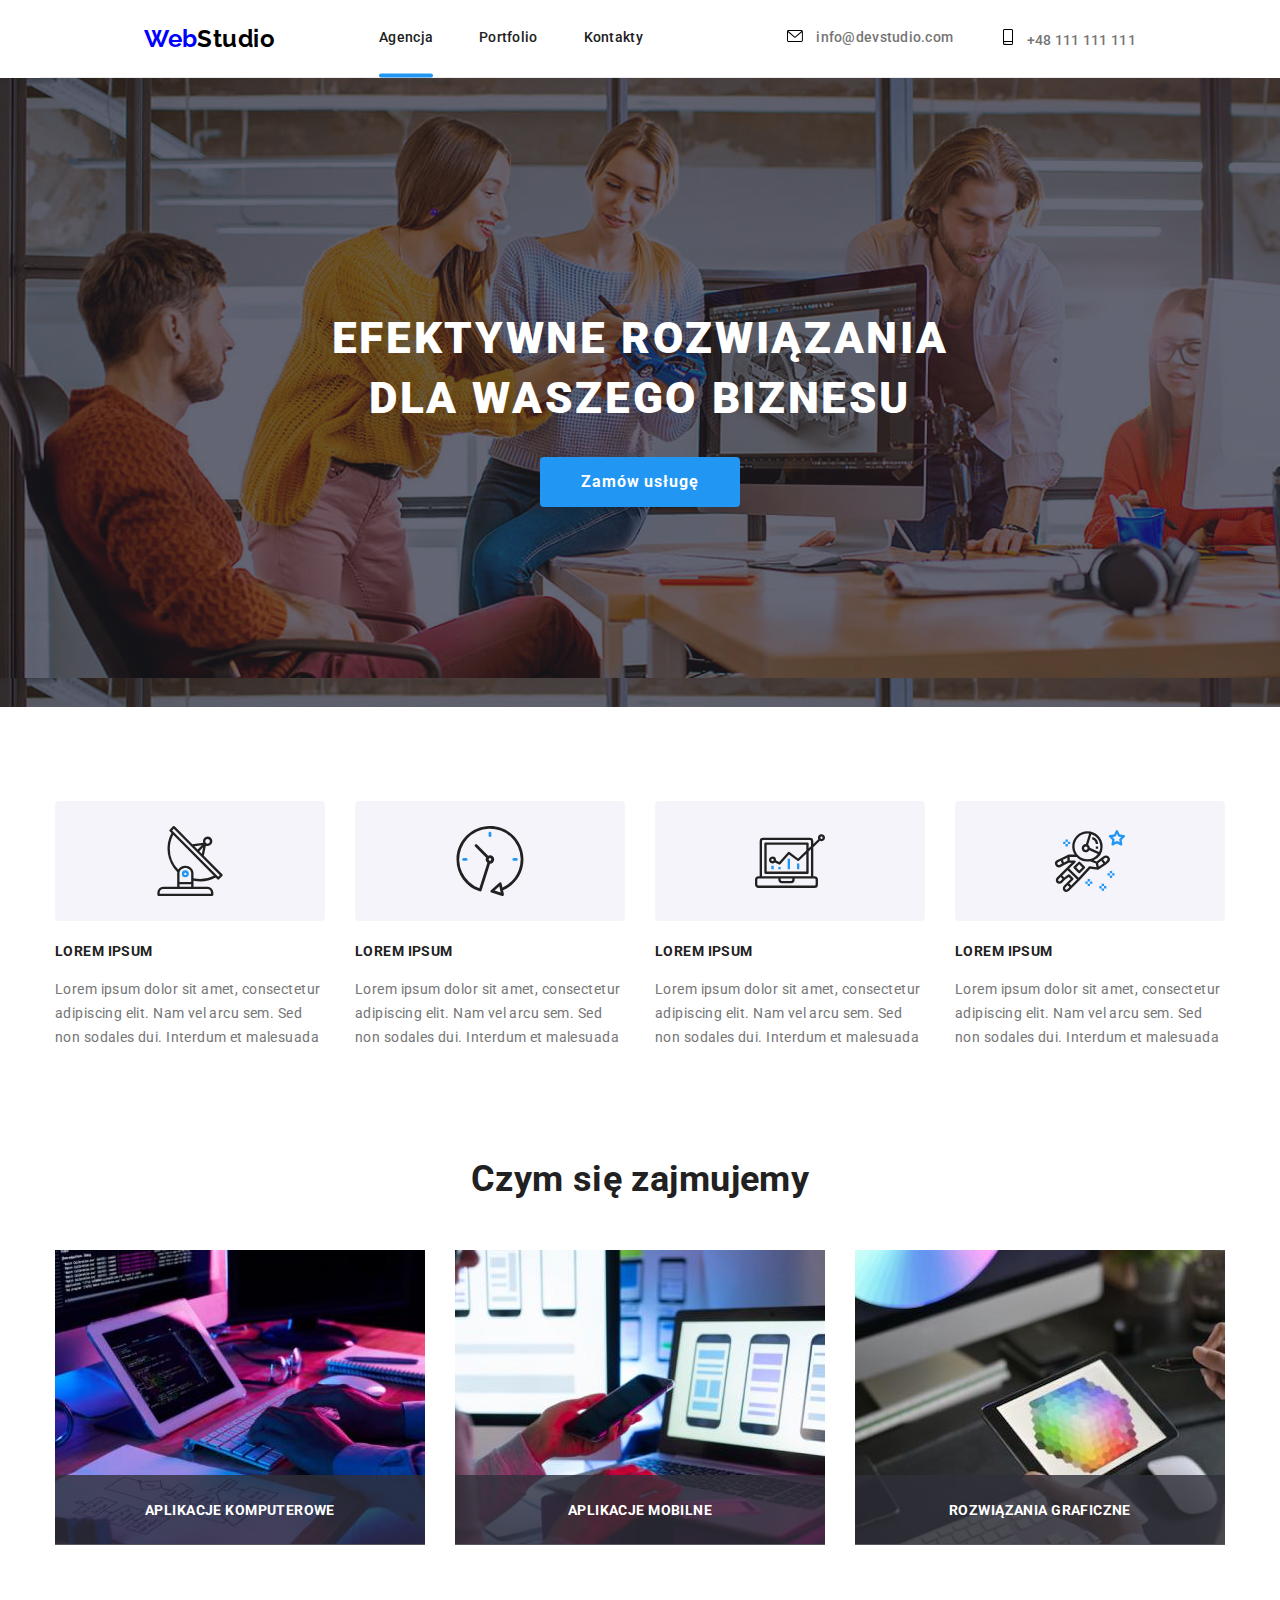
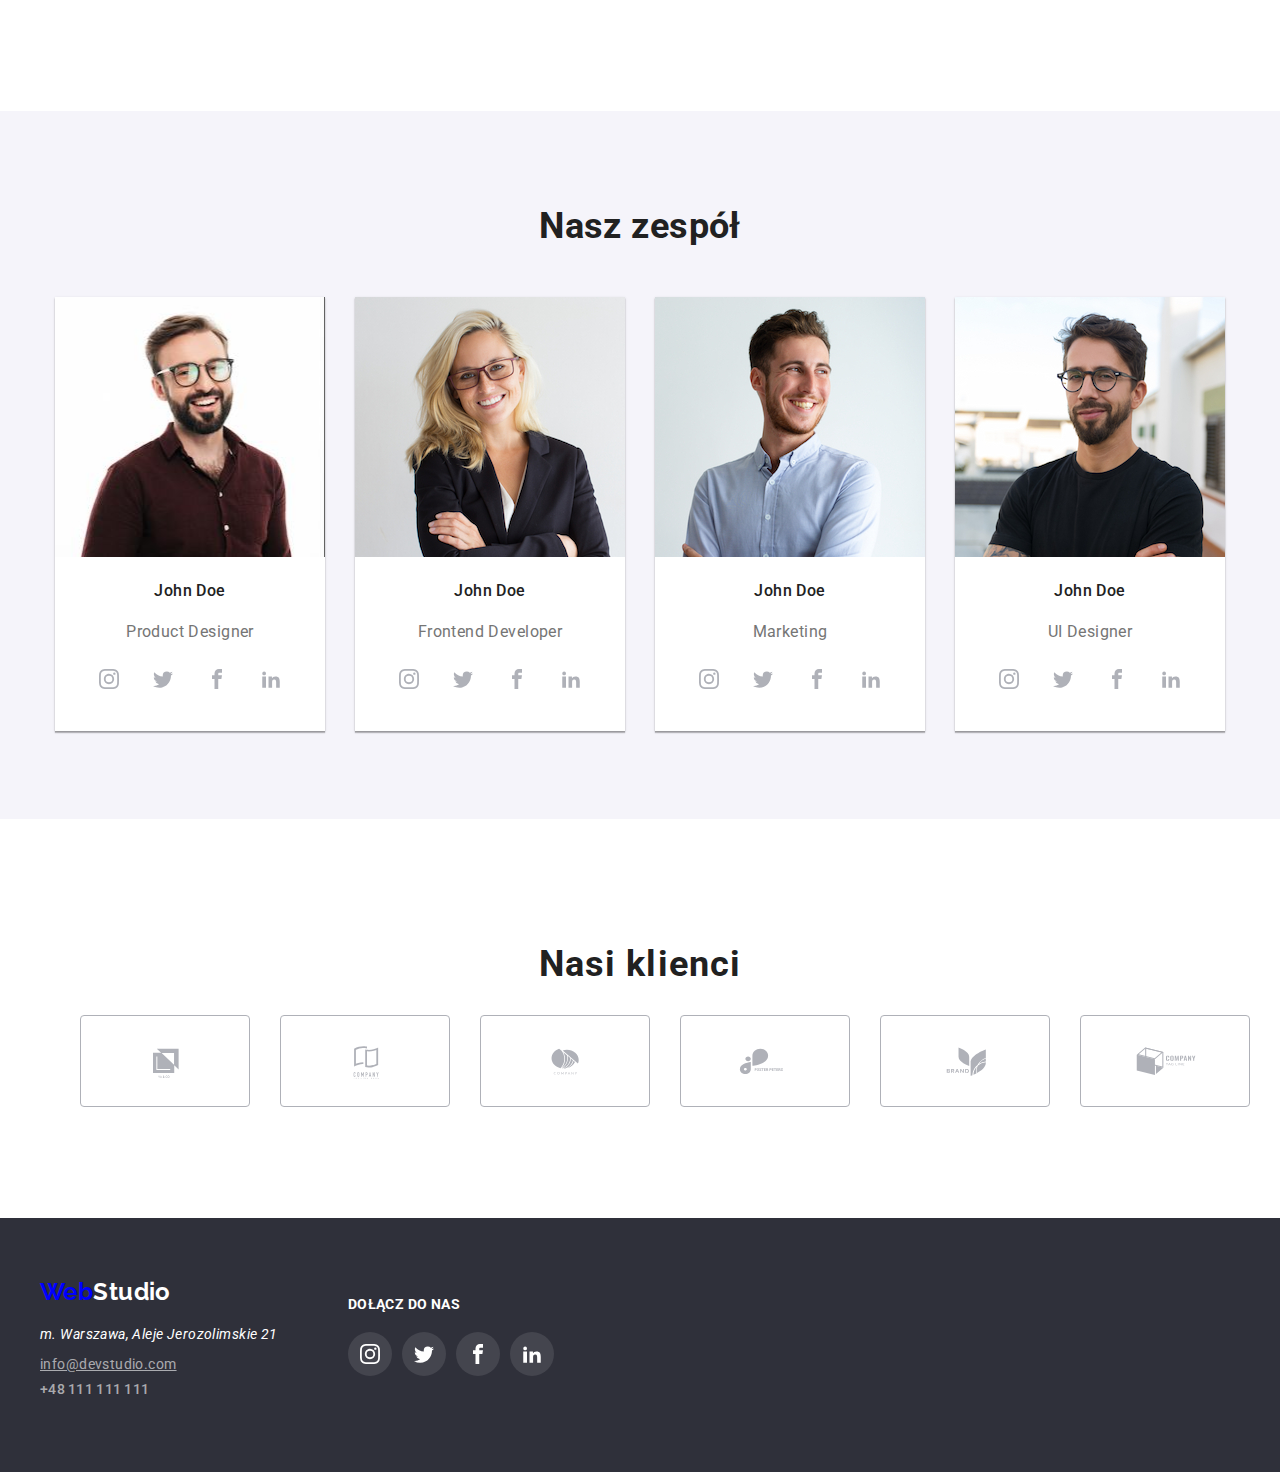
<file: index.html>
<!DOCTYPE html>
<html lang="pl-PL">
 <head> 
    <meta charset="UTF-8"/>
    <meta http-equiv="X-UA-Compatible" content="IE=edge" />
    <meta name="viewport" content="width=device-width, initial-scale=1.0" />
    <link rel="stylesheet" href="./css/modern-normalize.css">
    <link href="./css/styles.css" rel="stylesheet" />
    <title>Studio</title>
    <link rel="preconnect" href="https://fonts.googleapis.com">
    <link rel="preconnect" href="https://fonts.gstatic.com" crossorigin>
    <link href="https://fonts.googleapis.com/css2?family=Raleway:wght@700&family=Roboto:wght@400;500;700;900&display=swap" rel="stylesheet">
 </head> 
<body>
    <header class="header-container container">
        <a href="index.html" class="Logo"><span>Web</span>Studio</a>
        <nav class="nav-container">
        <ul class="nav-container-list">
            <li><a class="site-nav active" href="index.html">Agencja</a></li>
                <li><a class="site-nav" href="portfolio.html">Portfolio</a></li>
                <li><a class="site-nav" href="contacts.html">Kontakty</a></li>
            </ul>
        </nav>
            <ul class="nav-container-contact">
                <li><a class="contact" href="mailto:info@devstudio.com">
                    <svg class="contact-icon" width="16" height="12">
                        <use xlink:href="./images/icons.svg#icon-envelope"></use>
                    </svg>
                    info@devstudio.com</a></li>
                <li><a class="contact" href="tel:+48111111111">
                    <svg class="contact-icon" width="10" height="16">
                        <use xlink:href="./images/icons.svg#icon-smartphone"></use>
                    </svg>
                    +48 111 111 111
                </a></li>
            </ul>
    </header>
    <main>
        <section class="main-background-container">
            <h1 class="main-header">EFEKTYWNE ROZWIĄZANIA <br />
                DLA WASZEGO BIZNESU</h1>
            <button class="main-button" type="button" data-modal-open>Zamów usługę</button>
        </section>
        <section class="section">
            <div class="container">
            <ul class="lorem-text-container">
                <li>
                    <div class="lorem-icon">
                        <svg width="270" height="120">
                            <use xlink:href="./images/icons.svg#icon-group-1"></use>
                        </svg>
                    </div>
                    <h4 class="little-header">LOREM IPSUM</h4>
                    <p class="little-header-text">Lorem ipsum dolor sit amet, consectetur <br />
                         adipiscing elit. Nam vel arcu sem. Sed <br />
                         non sodales dui. Interdum et malesuada</p>
                </li>
                <li>
                    <div class="lorem-icon">
                        <svg width="270" height="120">
                            <use xlink:href="./images/icons.svg#icon-group-2"></use>
                        </svg>
                    </div>
                    <h4 class="little-header">LOREM IPSUM</h4>
                    <p class="little-header-text">Lorem ipsum dolor sit amet, consectetur <br />
                         adipiscing elit. Nam vel arcu sem. Sed <br />
                         non sodales dui. Interdum et malesuada</p>
                </li>
                <li>
                    <div class="lorem-icon">
                        <svg width="270" height="120">
                            <use xlink:href="./images/icons.svg#icon-group-3"></use>
                        </svg>
                    </div>
                    <h4 class="little-header">LOREM IPSUM</h4>
                    <p class="little-header-text">Lorem ipsum dolor sit amet, consectetur <br />
                         adipiscing elit. Nam vel arcu sem. Sed <br />
                         non sodales dui. Interdum et malesuada</p>
                </li>
                <li>
                    <div class="lorem-icon">
                        <svg width="270" height="120">
                            <use xlink:href="./images/icons.svg#icon-group-4"></use>
                        </svg>
                    </div>
                    <h4 class="little-header">LOREM IPSUM</h4>
                    <p class="little-header-text">Lorem ipsum dolor sit amet, consectetur <br />
                         adipiscing elit. Nam vel arcu sem. Sed <br />
                         non sodales dui. Interdum et malesuada</p>
                </li>
            </ul>
            </div>
        </section>
        <section class="section">
            <div class="container">
            <h2 class="team-header">Czym się zajmujemy</h2>
            <ul class="team-list">
                <li>
                <figure class="team-list-figure">
                    <img src="./images/boximg1.jpg" alt="Aplikacje komputerowe" width="370" height="294" />
                    <figcaption class="process-description">
                        APLIKACJE KOMPUTEROWE
                    </figcaption>
                </figure>
                </li>
                <li>
                <figure class="team-list-figure">
                    <img src="./images/boximg2.jpg" alt="Pisanie aplikacji mobilnych" width="370" height="294" />
                    <figcaption class="process-description">
                        APLIKACJE MOBILNE
                    </figcaption>
                </figure>
                </li>
                <li>
                <figure class="team-list-figure">
                    <img src="./images/boximg3.jpg" alt="Rozwiązania graficzne" width="370" height="294" />
                    <figcaption class="process-description">
                        ROZWIĄZANIA GRAFICZNE
                    </figcaption>
                </figure>
                </li>
            </ul>
            </div>
        </section>
        <section class="team-container-background section">
             <div class="team-container container">
            <h2 class="team-header required-padding">Nasz zespół</h2>
            <ul class="team-list">
                <li class="team-card">
                    <img src="./images/johndoe1.jpg" alt="John Doe" width="270" height="260" />
                    <h4 class="name-header">John Doe</h4>
                    <p class="team-card-proffesions">Product Designer</p>
                     <div class="team-icons">
                        <svg class="team-icon" width="44" height="44">
                            <use xlink:href="./images/icons.svg#icon-instagram"
                            width="20"
                            height="20"
                            x="12"
                            y="12"></use>
                        </svg>
                        <svg class="team-icon" width="44" height="44">
                            <use xlink:href="./images/icons.svg#icon-twitter"
                            width="20"
                            height="20"
                            x="12"
                            y="12"></use>
                        </svg>
                        <svg class="team-icon" width="44" height="44">
                            <use xlink:href="./images/icons.svg#icon-facebook"
                            width="20"
                            height="20"
                            x="12"
                            y="12"></use>
                        </svg>
                     <svg class="team-icon" width="44" height="44">
                            <use xlink:href="./images/icons.svg#icon-linkedin"
                            width="20"
                            height="20"
                            x="12"
                            y="12"></use>
                        </svg>
                     </div>
                </li>
                <li class="team-card">
                    <img src="./images/johndoe2.jpg" alt="John Doe" width="270" height="260" />
                    <h4 class="name-header">John Doe</h4>
                    <p class="team-card-proffesions">Frontend Developer</p>
                     <div class="team-icons">
                        <svg class="team-icon" width="44" height="44">
                            <use xlink:href="./images/icons.svg#icon-instagram"
                            width="20"
                            height="20"
                            x="12"
                            y="12"></use>
                        </svg>
                        <svg class="team-icon" width="44" height="44">
                            <use xlink:href="./images/icons.svg#icon-twitter"
                            width="20"
                            height="20"
                            x="12"
                            y="12"></use>
                        </svg>
                        <svg class="team-icon" width="44" height="44">
                            <use xlink:href="./images/icons.svg#icon-facebook"
                            width="20"
                            height="20"
                            x="12"
                            y="12"></use>
                        </svg>
                     <svg class="team-icon" width="44" height="44">
                            <use xlink:href="./images/icons.svg#icon-linkedin"
                            width="20"
                            height="20"
                            x="12"
                            y="12"></use>
                        </svg>
                     </div>
                </li>
                <li class="team-card">
                    <img src="./images/johndoe3.jpg" alt="John Doe" width="270" height="260" />
                    <h4 class="name-header">John Doe</h4>
                    <p class="team-card-proffesions">Marketing</p>
                     <div class="team-icons">
                        <svg class="team-icon" width="44" height="44">
                            <use xlink:href="./images/icons.svg#icon-instagram"
                            width="20"
                            height="20"
                            x="12"
                            y="12"></use>
                        </svg>
                        <svg class="team-icon" width="44" height="44">
                            <use xlink:href="./images/icons.svg#icon-twitter"
                            width="20"
                            height="20"
                            x="12"
                            y="12"></use>
                        </svg>
                        <svg class="team-icon" width="44" height="44">
                            <use xlink:href="./images/icons.svg#icon-facebook"
                            width="20"
                            height="20"
                            x="12"
                            y="12"></use>
                        </svg>
                     <svg class="team-icon" width="44" height="44">
                            <use xlink:href="./images/icons.svg#icon-linkedin"
                            width="20"
                            height="20"
                            x="12"
                            y="12"></use>
                        </svg>
                     </div>
                </li>
                <li class="team-card">
                    <img src="./images/johndoe4.jpg" alt="John Doe" width="270" height="260" />
                    <h4 class="name-header">John Doe</h4>
                    <p class="team-card-proffesions">UI Designer</p>
                     <div class="team-icons">
                        <svg class="team-icon" width="44" height="44">
                            <use xlink:href="./images/icons.svg#icon-instagram"
                            width="20"
                            height="20"
                            x="12"
                            y="12"></use>
                        </svg>
                        <svg class="team-icon" width="44" height="44">
                            <use xlink:href="./images/icons.svg#icon-twitter"
                            width="20"
                            height="20"
                            x="12"
                            y="12"></use>
                        </svg>
                        <svg class="team-icon" width="44" height="44">
                            <use xlink:href="./images/icons.svg#icon-facebook"
                            width="20"
                            height="20"
                            x="12"
                            y="12"></use>
                        </svg>
                        <svg class="team-icon" width="44" height="44">
                            <use xlink:href="./images/icons.svg#icon-linkedin"
                            width="20"
                            height="20"
                            x="12"
                            y="12"></use>
                        </svg>
                     </div>
                </li>
            </ul>
             </div>
        </section>
        <section class="clients-container section">
                <div class="container">
                <h2 class="clients-header">Nasi klienci</h2>
                <ul class="clients-icons">
                    <li>
                    <svg class="clients-icon" width="170" height="92">
                        <use xlink:href="./images/icons.svg#icon-client-1"
                        width="106"
                        height="60"
                        x="32"
                        y="16"></use>
                    </svg>
                    </li>
                    <li>
                    <svg class="clients-icon" width="170" height="92">
                        <use xlink:href="./images/icons.svg#icon-client-2"
                        width="106"
                        height="60"
                        x="32"
                        y="16"></use>
                    </svg>
                    </li>
                    <li>
                    <svg class="clients-icon" width="170" height="92">
                        <use xlink:href="./images/icons.svg#icon-client-3"
                        width="106"
                        height="60"
                        x="32"
                        y="16"></use>
                    </svg>
                    </li>
                    <li>
                    <svg class="clients-icon" width="170" height="92">
                        <use xlink:href="./images/icons.svg#icon-client-4"
                        width="106"
                        height="60"
                        x="32"
                        y="16"></use>
                    </svg>
                    </li>
                    <li>
                    <svg class="clients-icon" width="170" height="92">
                        <use xlink:href="./images/icons.svg#icon-client-5"
                        width="106"
                        height="60"
                        x="32"
                        y="16"></use>
                    </svg>
                    </li>
                    <li>
                    <svg class="clients-icon" width="170" height="92">
                        <use xlink:href="./images/icons.svg#icon-client-6"
                        width="106"
                        height="60"
                        x="32"
                        y="16"></use>
                    </svg>
                    </li>
                </ul>
                </div>
        </section>
    </main>
    <footer class="footer-container">
        <div class="footer-container-list container">
            <div class="footer-adress-container">
        <a class="Logo footer-logo" href="index.html"><span>Web</span>Studio</a>
        <address class="footer-adress-text">m. Warszawa, Aleje Jerozolimskie 21</address>
            <ul class="footer-contacts">
                <li><a class="email-contact"  href="mailto:info@devstudio.com">info@devstudio.com</a></li>
                <li><a class="contact"  href="tel:+48111111111">+48 111 111 111</a></li>
            </ul>
            </div>
        <div class="footer-icons-container">
            <h4 class="footer-icons-header">DOŁĄCZ DO NAS</h4>
            <ul class="footer-icons-list">
                <li>
                    <svg class="footer-icon" width="44" height="44">
                        <use xlink:href="./images/icons.svg#icon-instagram"
                        width="20"
                        height="20"
                        x="12"
                        y="12"></use>
                    </svg>
                </li>
                <li>
                    <svg class="footer-icon" width="44" height="44">
                        <use xlink:href="./images/icons.svg#icon-twitter"
                        width="20"
                        height="20"
                        x="12"
                        y="12"></use>
                    </svg>
                </li>
                <li>
                    <svg class="footer-icon" width="44" height="44">
                        <use xlink:href="./images/icons.svg#icon-facebook"
                        width="20"
                        height="20"
                        x="12"
                        y="12"></use>
                    </svg>
                </li>
                <li>
                    <svg class="footer-icon" width="44" height="44">
                        <use xlink:href="./images/icons.svg#icon-linkedin"
                        width="20"
                        height="20"
                        x="12"
                        y="12"></use>
                    </svg>
                </li>
            </ul>
        </div>
        </div>
    </footer>
    <div class="backdrop is-hidden" data-modal>
        <div class="modal">
            <button class="close-button" type="button" data-modal-close>X</button>
        </div>
    </div>
    <script src="./js/modal.js"></script>
</body>
</html>
</file>
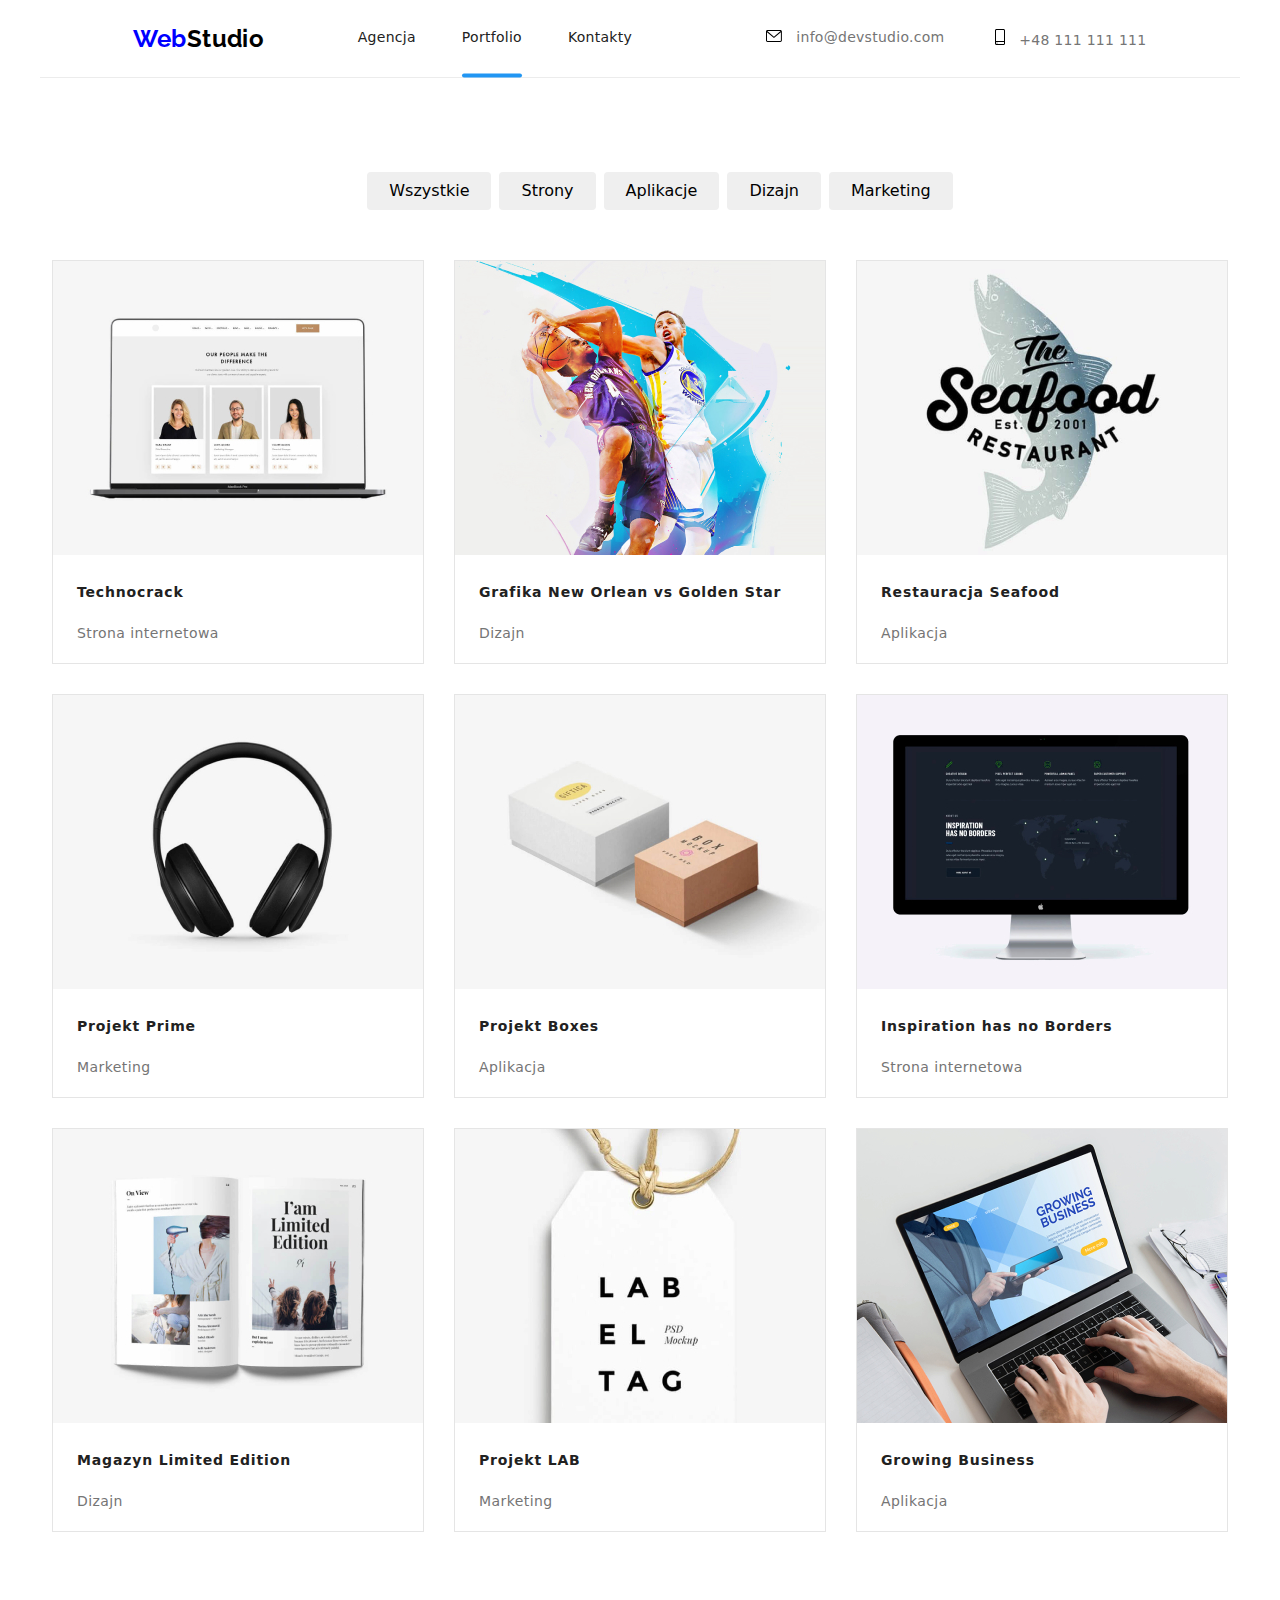
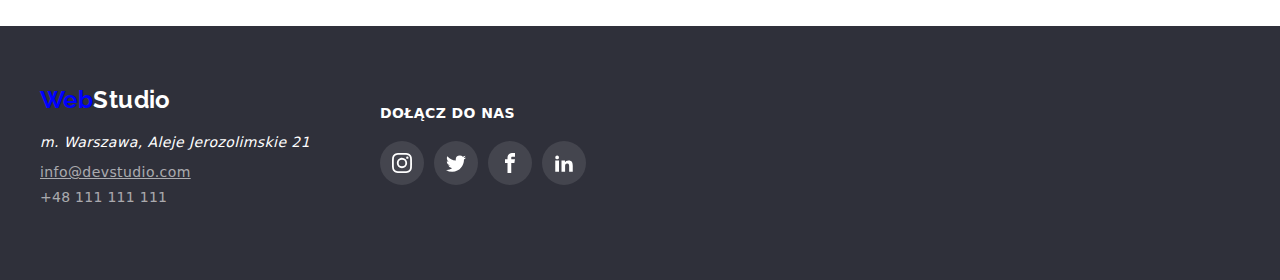
<file: portfolio.html>
<!DOCTYPE html>
<html lang="pl-PL">
    <head>
        <meta charset="UTF-8" />
        <meta http-equiv="X-UA-Compatible" content="IE=edge" />
        <meta name="viewport" content="width=device-width, initial-scale=1.0" />
        <link href="./css/styles.css" rel="stylesheet" />
        <title>Portfolio</title>
        <link rel="preconnect" href="https://fonts.googleapis.com">
        <link rel="preconnect" href="https://fonts.gstatic.com" crossorigin>
        <link href="https://fonts.googleapis.com/css2?family=Raleway:wght@700&family=Roboto:wght@400;500;700;900&display=swap" rel="stylesheet">
        <link rel="stylesheet" href="./css/modern-normalize.css">
    </head>
    <body>
        <header class="header-container container">
            <a href="index.html" class="Logo"> <span>Web</span>Studio</a>
            <nav class="nav-container">
            <ul class="nav-container-list">
                    <li><a class="site-nav" href="index.html">Agencja</a></li>
                    <li><a class="site-nav active" href="portfolio.html">Portfolio</a></li>
                    <li><a class="site-nav" href="contacts.html">Kontakty</a></li>
                </ul>
            </nav>
            <ul class="nav-container-contact">
                    <li><a class="contact" href="mailto:info@devstudio.com">
                        <svg class="contact-icon" width="16" height="12">
                            <use xlink:href="./images/icons.svg#icon-envelope"></use>
                        </svg>
                    info@devstudio.com</a></li>
                    <li><a class="contact" href="tel:+48111111111">
                        <svg class="contact-icon" width="10" height="16">
                            <use xlink:href="./images/icons.svg#icon-smartphone"></use>
                        </svg>
                    +48 111 111 111</a></li>
                </ul>
        </header>
        <main>
            <section>
            <div class="container">
            <ul class="nav-button-container-list">
                <li><button class="nav-button" type="button">Wszystkie</button></li>
                <li><button class="nav-button" type="button">Strony</button></li>
                <li><button class="nav-button" type="button">Aplikacje</button></li>
                <li><button class="nav-button" type="button">Dizajn</button></li>
                <li><button class="nav-button" type="button">Marketing</button></li>
            </ul>
            </div>
            </section>
            <section>
                <div class="container">
                <ul class="card-container-list">
                    <li class="card">
                        <div class="card-description">
                            <div class="card-animation">
                              <p>
                                Technocrack jest popularną<br />
                                platformą wykorzystywaną do<br />
                                rozpowszechniania koronawirusa.<br />
                                Firmy wykorzystują tę platformę do<br />
                                celów szpiegowskich i ataków na<br />
                                niezabezpieczone serwery <br />konkurencji
                              </p>
                            </div>
                          </div>
                        <img src="./images/Porftolio1.jpg" alt="Making a difference" width="370" height="294" />
                        <h4 class="little-picture-header">Technocrack</h4>
                        <p class="card-text">Strona internetowa</p>
                    </li>
                    <li class="card">
                        <div class="card-description">
                            <div class="card-animation">
                              <p>
                                Technocrack jest popularną<br />
                                platformą wykorzystywaną do<br />
                                rozpowszechniania koronawirusa.<br />
                                Firmy wykorzystują tę platformę do<br />
                                celów szpiegowskich i ataków na<br />
                                niezabezpieczone serwery <br />konkurencji
                              </p>
                            </div>
                          </div>
                        <img src="./images/Portfolio2.jpg" alt="Guys playin basketball" width="370" height="294"/>
                        <h4 class="little-picture-header">Grafika New Orlean vs Golden Star</h4>
                        <p class="card-text">Dizajn</p>
                    </li>
                    <li  class="card">
                        <div class="card-description">
                            <div class="card-animation">
                              <p>
                                Technocrack jest popularną<br />
                                platformą wykorzystywaną do<br />
                                rozpowszechniania koronawirusa.<br />
                                Firmy wykorzystują tę platformę do<br />
                                celów szpiegowskich i ataków na<br />
                                niezabezpieczone serwery <br />konkurencji
                              </p>
                            </div>
                          </div>
                        <img src="./images/Portfolio3.jpg" alt="Banner of a seafood restaurant" width="370" height="294"/>
                        <h4 class="little-picture-header">Restauracja Seafood</h4>
                        <p class="card-text">Aplikacja</p>
                    </li>
                    <li  class="card">
                        <div class="card-description">
                            <div class="card-animation">
                              <p>
                                Technocrack jest popularną<br />
                                platformą wykorzystywaną do<br />
                                rozpowszechniania koronawirusa.<br />
                                Firmy wykorzystują tę platformę do<br />
                                celów szpiegowskich i ataków na<br />
                                niezabezpieczone serwery <br />konkurencji
                              </p>
                            </div>
                          </div>
                        <img src="./images/Portfolio4.jpg" alt="Picture of headphones" width="370" height="294"/>
                        <h4 class="little-picture-header">Projekt Prime</h4>
                        <p class="card-text">Marketing</p>
                    </li>
                    <li  class="card">
                        <div class="card-description">
                            <div class="card-animation">
                              <p>
                                Technocrack jest popularną<br />
                                platformą wykorzystywaną do<br />
                                rozpowszechniania koronawirusa.<br />
                                Firmy wykorzystują tę platformę do<br />
                                celów szpiegowskich i ataków na<br />
                                niezabezpieczone serwery <br />konkurencji
                              </p>
                            </div>
                          </div>
                        <img src="./images/Portfolio5.jpg" alt="Picture of two boxes" width="370" height="294"/>
                        <h4 class="little-picture-header">Projekt Boxes</h4>
                        <p class="card-text">Aplikacja</p>
                    </li>
                    <li  class="card">
                        <div class="card-description">
                            <div class="card-animation">
                              <p>
                                Technocrack jest popularną<br />
                                platformą wykorzystywaną do<br />
                                rozpowszechniania koronawirusa.<br />
                                Firmy wykorzystują tę platformę do<br />
                                celów szpiegowskich i ataków na<br />
                                niezabezpieczone serwery <br />konkurencji
                              </p>
                            </div>
                          </div>
                        <img src="./images/Portfolio6.jpg" alt="Motivational quote display on a screen" width="370" height="294"/>
                        <h4 class="little-picture-header">Inspiration has no Borders</h4>
                        <p class="card-text">Strona internetowa</p>
                    </li>
                    <li  class="card">
                        <div class="card-description">
                            <div class="card-animation">
                              <p>
                                Technocrack jest popularną<br />
                                platformą wykorzystywaną do<br />
                                rozpowszechniania koronawirusa.<br />
                                Firmy wykorzystują tę platformę do<br />
                                celów szpiegowskich i ataków na<br />
                                niezabezpieczone serwery <br />konkurencji
                              </p>
                            </div>
                          </div>
                        <img src="./images/Portfolio7.jpg" alt="Picture of a magazine" width="370" height="294"/>
                        <h4 class="little-picture-header">Magazyn Limited Edition</h4>
                        <p class="card-text">Dizajn</p>
                    </li>
                    <li  class="card">
                        <div class="card-description">
                            <div class="card-animation">
                              <p>
                                Technocrack jest popularną<br />
                                platformą wykorzystywaną do<br />
                                rozpowszechniania koronawirusa.<br />
                                Firmy wykorzystują tę platformę do<br />
                                celów szpiegowskich i ataków na<br />
                                niezabezpieczone serwery <br />konkurencji
                              </p>
                            </div>
                          </div>
                        <img src="./images/Portfolio8.jpg" alt="Picture of a label tag" width="370" height="294"/>
                        <h4 class="little-picture-header">Projekt LAB</h4>
                        <p class="card-text">Marketing</p>
                    </li>
                    <li  class="card">
                        <div class="card-description">
                            <div class="card-animation">
                              <p>
                                Technocrack jest popularną<br />
                                platformą wykorzystywaną do<br />
                                rozpowszechniania koronawirusa.<br />
                                Firmy wykorzystują tę platformę do<br />
                                celów szpiegowskich i ataków na<br />
                                niezabezpieczone serwery <br />konkurencji
                              </p>
                            </div>
                          </div>
                        <img src="./images/Portfolio9.jpg" alt="Picutre of a man typing sth on his laptop" width="370" height="294"/>
                        <h4 class="little-picture-header">Growing Business</h4>
                        <p class="card-text">Aplikacja</p>
                    </li>
                </ul>
                </div>
            </section>
        </main>
            <footer class="footer-container">
                <div class="footer-container-list container">
                    <div class="footer-adress-container">
                <a class="Logo footer-logo" href="index.html"><span>Web</span>Studio</a>
                    <address class="footer-adress-text">m. Warszawa, Aleje Jerozolimskie 21</address>
                    <ul class="footer-contacts">
                        <li><a class="email-contact" href="mailto:info@devstudio.com">info@devstudio.com</a></li>
                        <li><a class="contact" href="tel:+48111111111">+48 111 111 111</a></li>
                    </ul>
                    </div>
                <div class="footer-icons-container">
                    <h4 class="footer-icons-header">DOŁĄCZ DO NAS</h4>
                <ul class="footer-icons-list">
                    <li>
                        <svg class="footer-icon" width="44" height="44">
                            <use xlink:href="./images/icons.svg#icon-instagram"
                            width="20"
                            height="20"
                            x="12"
                            y="12"></use>
                        </svg>
                    </li>
                    <li>
                        <svg class="footer-icon" width="44" height="44">
                            <use xlink:href="./images/icons.svg#icon-twitter"
                            width="20"
                            height="20"
                            x="12"
                            y="12"></use>
                        </svg>
                    </li>
                    <li>
                        <svg class="footer-icon" width="44" height="44">
                            <use xlink:href="./images/icons.svg#icon-facebook"
                            width="20"
                            height="20"
                            x="12"
                            y="12"></use>
                        </svg>
                    </li>
                    <li>
                        <svg class="footer-icon" width="44" height="44">
                            <use xlink:href="./images/icons.svg#icon-linkedin"
                            width="20"
                            height="20"
                            x="12"
                            y="12"></use>
                        </svg>
                    </li>
                </ul>
            </div>
        </div>
    </footer>
</body>
</html>
</file>
<file: css/styles.css>
:root {
    --blue:#2196F3 ;
    --black:#000000 ;
    --white:#FFFFFF ; 
    --main-text-color:#757575 ;
    --background-grey:#2F303A ; 
    --header-black:#212121 ; 
    --background-white:#F5F4FA ; /* button background */
    --main-background-white:#E5E5E5 ;
    --footer-link:rgba(255, 255, 255, 0.6);
    --icon-fill:#AFB1B8;
    --footer-icon:rgba(255, 255, 255, 0.1);
    --icon-border:#AFB1B8;
}

body {
    font-family:"Roboto", "Raleway", sans-serif ;
    color:var(--main-text-color);
    font-size:14px;
    letter-spacing: 0.03em;
}
.Logo{
    color:#000000;
    font-family: Raleway;
    font-size: 24px;
    font-weight: 700;
    line-height: 1.173;
    text-decoration: none;
}
.Logo>span {
    color:blue;
}
ul {
    list-style: none;
}
.site-nav{
    font-weight: 500;
    color:var(--header-black);
    letter-spacing:0.02em;
    text-decoration: none;
    line-height: 1.2;
    transition: 250ms cubic-bezier(0.4, 0, 0.2, 1);
}
.site-nav:hover, .site-nav:focus {
    color:var(--blue);
}
.active::after {
    content:"";
    display: block;
    width:100%;
    height:4px;
    background-color: var(--blue);
    border-radius: 2px;
    bottom: 0;
    left:0;
    transform: translateY(28.5px);
}
.contact {
    color: var(--main-text-colormain-text-color);
    font-weight: 500;
    letter-spacing: 00.02em;
    text-decoration:none;
    line-height: 1.172;
    transition: 250ms cubic-bezier(0.4, 0, 0.2, 1);
}
.contact:hover,.contact:focus, .contact-icon:hover,.contact-icon:focus {
    color:var(--blue);
    fill:var(--blue)
}
.contact-icon{
    margin-right: 10px;
}
.main-background-container{
        text-align: center;
        padding: 200px;
        max-width: 1600px;
        width: 100%;
        height: 600px;
        height: auto;
        background-image: linear-gradient(rgba(47, 48, 58, 0.4),rgba(47, 48, 58, 0.4)),url("../images/backgroundimg.jpg");
        justify-content: center;
        align-items: center;
        flex-direction: column;
        box-sizing: border-box;
        margin: auto;
}
.main-header{
    text-align: center;
    font-weight: 900;
    color:var(--white);
    font-size: 44px;
    letter-spacing:0.06em ;
    line-height:1.364;

}
.main-button{

    cursor: pointer;
    font-size:16px ;
    font-weight:700 ;
    border-radius: 4px;
    text-align: center;
    line-height: 1.875;
    color: var(--white);
    background-color: var(--blue);
    border: none;
    letter-spacing: 00.06em;
    width: 200px;
    height: 50px;
    }
.lorem-text-container{
    display: flex;
    justify-content: center;
    flex-direction: row;
    gap: 30px;
    padding: 0;
    margin: 0;
}
.little-header{
    font-weight: 700;
    color:var(--header-black);
    line-height: 1.172;
}
.little-header-text {
    line-height: 1.714;
}
.process-description{
    text-align: center;
    color: var(--white);
    font-weight: 700;
    background-color: rgba(47, 48, 58, 0.8);
    height: 70px;
    position: relative;
    padding: 27px 0;
    top: -72px;
}
.team-container-background{
    background-color: var(--background-white);
    padding:0;  
    align-items: center;
}
.team-container{
    width:100%;
    height: 708px;
    align-items: center;
    flex-direction: column;
}
.team-header{
    text-align: center;
    font-weight: 700;
    font-size: 36px;
    color:var(--header-black);
    line-height:1.171;
    margin: 0 0 50px 0;
    justify-content:center;
}
.required-padding{
    padding-top: 94px;
}
.team-list{
    display: flex;
    flex-direction: row;
    justify-content: center;
    padding-left:0;
    gap:30px;
}
.team-list-figure{
    margin:0;
}
.team-card{
    box-shadow: 0px 1px 3px rgba(0, 0, 0, 0.12), 0px 1px 1px rgba(0, 0, 0, 0.14), 0px 2px 1px rgba(0, 0, 0, 0.2);
    border-radius: 0px, 0px, 4px,4px;
    text-align: center;
    margin: 0;
    background-color: var(--white);

}
.team-card-proffesions{
    line-height: 1.1875;
    font-size: 16px;
    margin:0 0 16px 0;
}
.team-icons{
    gap: 10px;
    display: flex;
    margin-bottom: 30px;
    justify-content: center;
}
.team-icon{
    width: 44px;
    height: 44px;
    background-color: var(--white);
    border-radius: 50%;
    fill: var(--icon-fill);
    justify-content: center;
    transition: 250ms cubic-bezier(0.4, 0, 0.2, 1);
}
.team-icon:hover,.team-icon:focus{
    fill: var(--white);
    cursor: pointer;
    background-color: var(--blue);
}
.name-header{
    font-weight: 500;
    font-size:16px ;
    color:var(--header-black);
    line-height: 1.171;
}
.nav-button{
    cursor: pointer;
    font-size:16px ;
    font-weight:500 ;
    border-radius: 4px;
    text-align:center;
    line-height: 1.625;
    border:none;
    padding: 6px 22px;
    transition: 250ms cubic-bezier(0.4, 0, 0.2, 1);
}
.nav-button:hover, .nav-button:focus{
    background-color: var(--blue);
    color:var(--white);
    box-shadow: 0px 3px 1px rgba(0, 0, 0, 0.1), 0px 1px 2px rgba(0, 0, 0, 0.08), 0px 2px 2px rgba(0, 0, 0, 0.12);
}
.little-picture-header {
    display:flex ;
    font-weight: 700;
    color: var(--header-black);
    letter-spacing: 00.06em;
    line-height: 2;
    margin: 20px 0 4px 24px;
    align-items: center;
}
.card-text{
    line-height: 1.875;
    padding: 0 0 0 24px;
    
}
.container{
    width: 1200px;
    margin: 0 auto;
}
.header-container{
    display:flex;
    align-items: center;
    justify-content: space-evenly;
    padding: 25px 0 24px 0;
    flex-direction:row;
    border-bottom: 1px solid #ECECEC;;
}
.nav-container-list{
    display:flex;
    margin:0;
    gap:46px;
    padding: 0;
}
.nav-container-contact{
    display: flex;
    gap: 50px;
    margin-left: auto;
    margin: 0;
}
.nav-button-container-list{
    display:flex;
    justify-content: center;
    gap:8px;
    margin:94px 0 0 0;
}
.card-container-list{
    display:flex;
    flex-wrap:wrap;
    margin-top: 50px;
    margin-bottom: 94px;
    justify-content: center;
    padding:0;
    gap:30px;
}
.card{
    flex-basis:calc((100% -90px)/4);
    background: var(--white);
    border: 1px solid var(--main-background-white);
    height: 404px;
    margin:0;
    transition: 250ms cubic-bezier(0.4, 0, 0.2, 1);
}
.card:focus,.card:hover{
    box-shadow: 0px 1px 1px rgba(0, 0, 0, 0.12), 0px 4px 4px rgba(0, 0, 0, 0.06), 1px 4px 6px rgba(0, 0, 0, 0.16);
}
.card-description{
    text-align: start;
    width: 370px;
    position: absolute;
    overflow: hidden;
    transition: 250ms cubic-bezier(0.4, 0, 0.2, 1);
}
.card-animation{
    display: inline-block;
    background-color: rgba(33, 150, 243, 0.9);
    font-size: 18px;
    line-height: 1.6;
    letter-spacing: 0.03em;
    transition: 250ms cubic-bezier(0.4, 0, 0.2, 1);
    position: relative;
    width: 372px;
    height: 294px;
    color: var(--white);
    padding-left: 24px;
    padding-top: 25px;
    transform: translateY(100%);
}
.card-description:hover .card-animation{
    transform:translateY(0);
}
.clients-container{
    display: flex;
    justify-content: center;
    align-items: center;
    flex-direction:column;

}
.clients-header{
    font-weight: 700;
    font-size: 36px;
    line-height: 42px;
    text-align: center;
    letter-spacing: 0.03em;
    color: var(--header-black);
}
.clients-icons{
    display: flex;
    gap: 30px;
}
.clients-icon{
    border-radius: 4px;
    border: var(--icon-border) solid 1px;
    width: 170px;
    height: 92px;
    fill: var(--icon-fill);
    transition: 250ms cubic-bezier(0.4, 0, 0.2, 1);
}
.clients-icon:hover,.clients-icon:focus {
    fill: var(--blue);
    border: var(--blue) solid 1px;
    cursor: pointer;
}
.clients-icon:hover path,.clients-icon:focus path{
    fill: var(--blue);
}
.footer-container{
    width:100%;
    background-color:var(--background-grey);
    padding: 60px 0;
    display: flex;
}
.footer-container-list{
    display:flex;
    flex-direction: column;
    color: var(--white);
    flex-direction: row;
}
.footer-adress-contaier{
    width:246px;
}
.footer-logo{
    color:var(--white)
}
.footer-adress-text{
    margin: 20px 0 0 0;
}
.footer-contacts{
    padding:0;
    color: var(--footer-link);
}
.footer-contacts li {
    margin: 9px 0 9px 0;
}
.email-contact{
    text-decoration-line: underline;
    color: var(--footer-link)
}
.footer-icons-container{
    display: flex;
    margin: 0;
    flex-direction: column;
}
.footer-icons-header{
    font-style: normal;
    font-weight: 700;
    font-size: 14px;
    line-height: 16px;
    letter-spacing: 0.03em;
    color: var(--white);
    margin-left: 70px;
    margin-bottom: 20px;
}
.footer-icons-list{
    display: flex;
    gap: 10px;
    margin-left: 70px;
    padding: 0;
    margin-top: 0;
}
.footer-icon{
    fill: var(--white);
    background-color: var(--footer-icon);
    border-radius: 50%;
    width: 44px;
    height: 44px;
    transition: 250ms cubic-bezier(0.4, 0, 0.2, 1);
}
.footer-icon:hover,.footer-icon:focus{
    background-color: var(--blue);
    cursor: pointer;
    caret-color: var(--black);
}
.section{
    margin: 94px 0 94px 0;
}
.backdrop{
    position:fixed;
    left: 0;
    top:0;
    width: 100%;
    height: 100%;
    background-color: rgba(0, 0, 0, 0.2);
}
.modal{
    position: absolute;
    top:50%;
    left: 50%;
    transform: translate(-50%,-50%);
    width:528px;
    min-height: 581px;
    background-color: var(--white);
}
.close-button{
    position: absolute;
    top:8px;
    right: 8px;
    width: 30px;
    height: 30px;
    background-color: var(--white);
    border: 1px solid rgba(0, 0, 0, 0.1);
    border-radius: 50%;
    cursor: pointer;
}
.is-hidden{
    opacity: 0;
    visibility: hidden;
    pointer-events:none;
}
</file>
